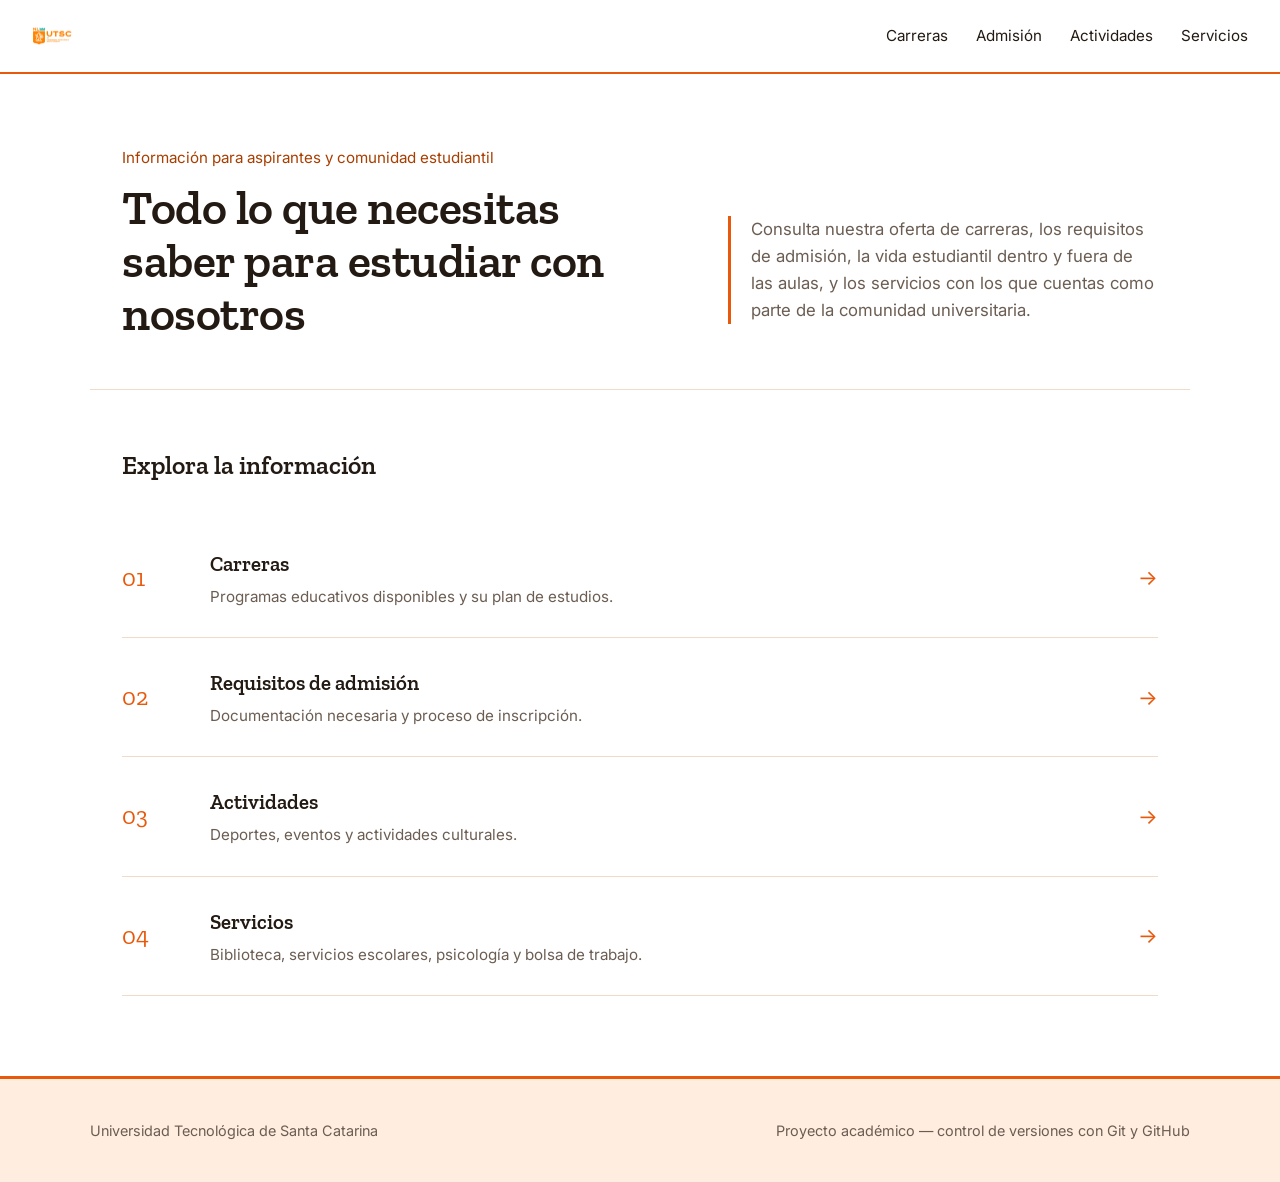
<file: index.html>
<!DOCTYPE html>
<html lang="es">
<head>
  <meta charset="UTF-8">
  <meta name="viewport" content="width=device-width, initial-scale=1.0">
  <title>Universidad Tecnológica de Santa Catarina</title>
  <link rel="stylesheet" href="assets/css/estilos.css">
</head>
<body>

  <nav class="nav">
    <a class="nav-marca" href="index.html">
      <img class="logo" src="assets/img/UTES-01-scaled.png" alt="Logo Universidad Tecnológica de Santa Catarina">
    </a>
    <ul class="nav-links">
      <li><a href="seccion1/index.html">Carreras</a></li>
      <li><a href="seccion2/index.html">Admisión</a></li>
      <li><a href="seccion3/index.html">Actividades</a></li>
      <li><a href="seccion4/index.html">Servicios</a></li>
    </ul>
  </nav>

  <header class="hero">
    <div>
      <p class="hero-eyebrow">Información para aspirantes y comunidad estudiantil</p>
      <h1>Todo lo que necesitas saber para estudiar con nosotros</h1>
    </div>
    <p class="hero-desc">
      Consulta nuestra oferta de carreras, los requisitos de admisión,
      la vida estudiantil dentro y fuera de las aulas, y los servicios
      con los que cuentas como parte de la comunidad universitaria.
    </p>
  </header>

  <main class="secciones">
    <h2>Explora la información</h2>

    <ul class="lista-secciones">

      <li class="item-seccion">
        <a href="seccion1/index.html">
          <span class="item-num">01</span>
          <span class="item-texto">
            <h3>Carreras</h3>
            <p>Programas educativos disponibles y su plan de estudios.</p>
          </span>
          <span class="item-flecha">→</span>
        </a>
      </li>

      <li class="item-seccion">
        <a href="seccion2/index.html">
          <span class="item-num">02</span>
          <span class="item-texto">
            <h3>Requisitos de admisión</h3>
            <p>Documentación necesaria y proceso de inscripción.</p>
          </span>
          <span class="item-flecha">→</span>
        </a>
      </li>

      <li class="item-seccion">
        <a href="seccion3/index.html">
          <span class="item-num">03</span>
          <span class="item-texto">
            <h3>Actividades</h3>
            <p>Deportes, eventos y actividades culturales.</p>
          </span>
          <span class="item-flecha">→</span>
        </a>
      </li>

      <li class="item-seccion">
        <a href="seccion4/index.html">
          <span class="item-num">04</span>
          <span class="item-texto">
            <h3>Servicios</h3>
            <p>Biblioteca, servicios escolares, psicología y bolsa de trabajo.</p>
          </span>
          <span class="item-flecha">→</span>
        </a>
      </li>

    </ul>
  </main>

  <footer class="pie">
    <div class="pie-contenido">
      <span>Universidad Tecnológica de Santa Catarina</span>
      <span>Proyecto académico — control de versiones con Git y GitHub</span>
    </div>
  </footer>

</body>
</html>
</file>
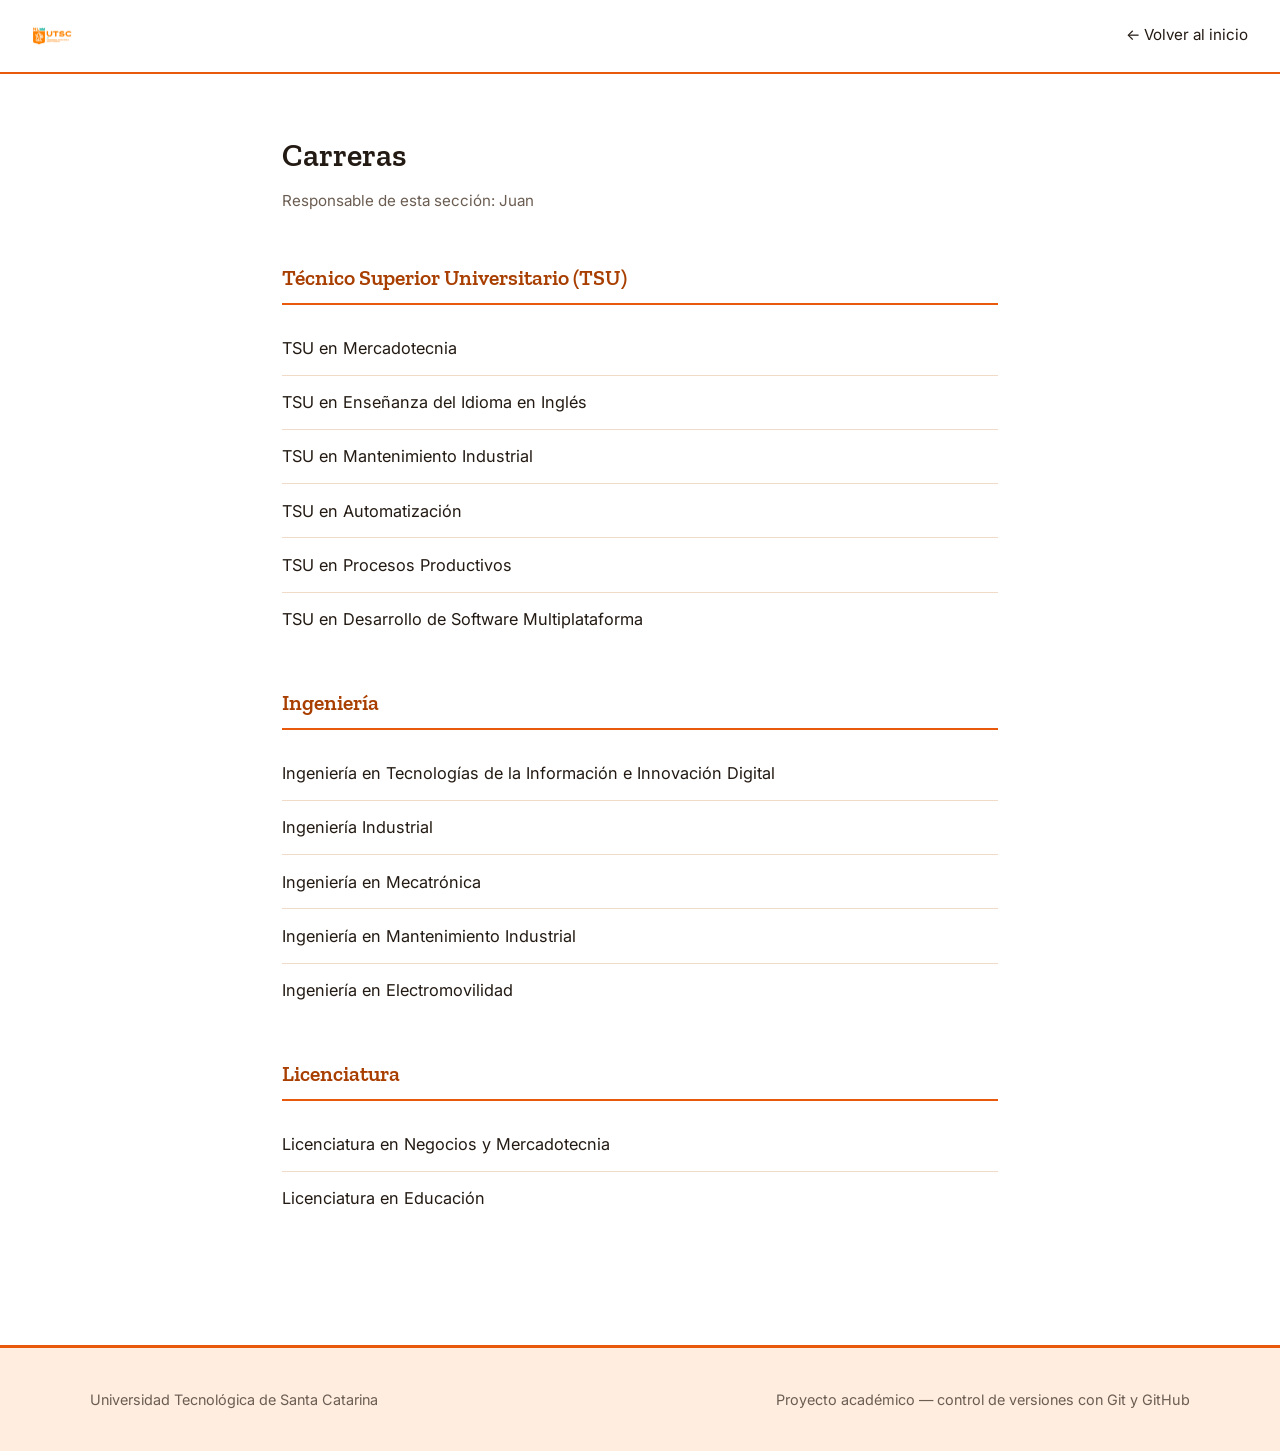
<file: seccion1/index.html>
<!DOCTYPE html>
<html lang="es">
<head>
  <meta charset="UTF-8">
  <meta name="viewport" content="width=device-width, initial-scale=1.0">
  <title>Carreras — Universidad Tecnológica de Santa Catarina</title>
  <link rel="stylesheet" href="../assets/css/estilos.css">
</head>
<body>

  <nav class="nav">
    <a class="nav-marca" href="../index.html">
      <img class="logo" src="../assets/img/UTES-01-scaled.png" alt="Logo Universidad Tecnológica de Santa Catarina">
    </a>
    <a class="volver-inicio" href="../index.html">&larr; Volver al inicio</a>
  </nav>

  <div class="seccion-header">
    <h1>Carreras</h1>
    <p class="responsable">Responsable de esta sección: Juan</p>
  </div>

  <div class="seccion-contenido">

    <div class="grupo-contenido">
      <h2>Técnico Superior Universitario (TSU)</h2>
      <ul class="lista-contenido">
        <li>TSU en Mercadotecnia</li>
        <li>TSU en Enseñanza del Idioma en Inglés</li>
        <li>TSU en Mantenimiento Industrial</li>
        <li>TSU en Automatización</li>
        <li>TSU en Procesos Productivos</li>
        <li>TSU en Desarrollo de Software Multiplataforma</li>
      </ul>
    </div>

    <div class="grupo-contenido">
      <h2>Ingeniería</h2>
      <ul class="lista-contenido">
        <li>Ingeniería en Tecnologías de la Información e Innovación Digital</li>
        <li>Ingeniería Industrial</li>
        <li>Ingeniería en Mecatrónica</li>
        <li>Ingeniería en Mantenimiento Industrial</li>
        <li>Ingeniería en Electromovilidad</li>
      </ul>
    </div>

    <div class="grupo-contenido">
      <h2>Licenciatura</h2>
      <ul class="lista-contenido">
        <li>Licenciatura en Negocios y Mercadotecnia</li>
        <li>Licenciatura en Educación</li>
      </ul>
    </div>

  </div>

  <footer class="pie">
    <div class="pie-contenido">
      <span>Universidad Tecnológica de Santa Catarina</span>
      <span>Proyecto académico — control de versiones con Git y GitHub</span>
    </div>
  </footer>

</body>
</html>
</file>
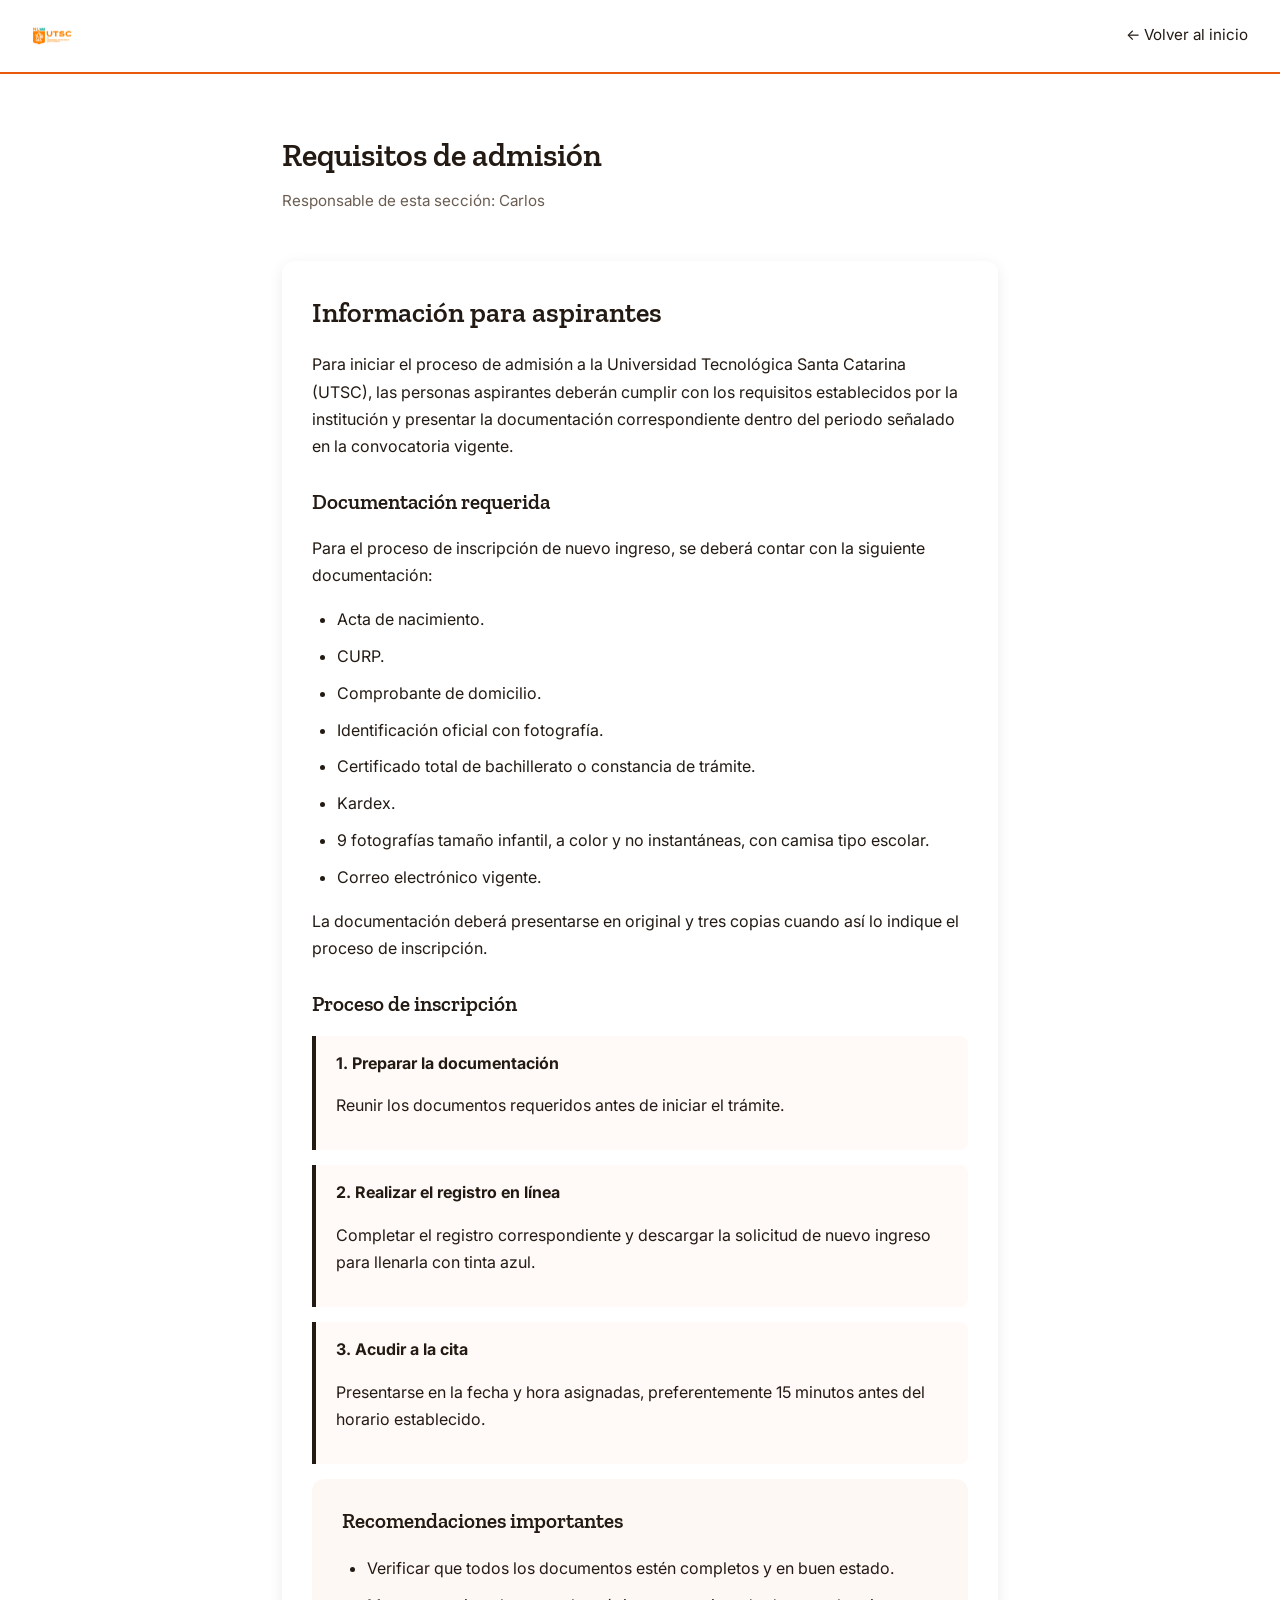
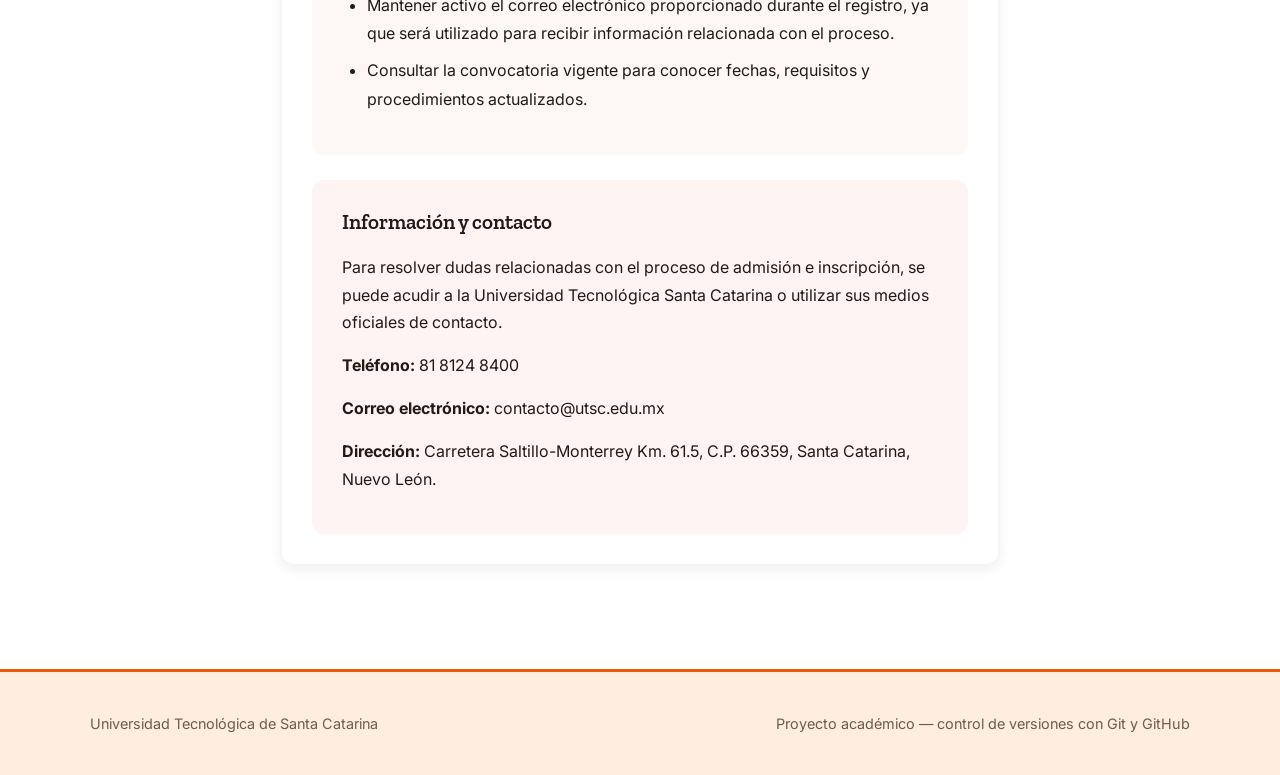
<file: seccion2/index.html>
<!DOCTYPE html>
<html lang="es">
<head>
  <meta charset="UTF-8">
  <meta name="viewport" content="width=device-width, initial-scale=1.0">
  <title>Requisitos de admisión — Universidad Tecnológica de Santa Catarina</title>
  <link rel="stylesheet" href="../assets/css/estilos.css">
  <link rel="stylesheet" href="estilos-seccion2.css">
</head>
<body>

  <nav class="nav">
    <a class="nav-marca" href="../index.html">
      <img class="logo" src="../assets/img/UTES-01-scaled.png" alt="Logo Universidad Tecnológica de Santa Catarina">
    </a>
    <a class="volver-inicio" href="../index.html">&larr; Volver al inicio</a>
  </nav>

  <div class="seccion-header">
    <h1>Requisitos de admisión</h1>
    <p class="responsable">Responsable de esta sección: Carlos</p>
  </div>

  <div class="seccion-contenido">
  <section class="seccion2-bloque">
      <h2>Información para aspirantes</h2>
      <p>
        Para iniciar el proceso de admisión a la Universidad Tecnológica Santa Catarina (UTSC), las personas aspirantes deberán cumplir con los requisitos establecidos por la institución y presentar la documentación correspondiente dentro del periodo señalado en la convocatoria vigente.
      </p>
      <h3>Documentación requerida</h3>
      <p>
        Para el proceso de inscripción de nuevo ingreso, se deberá contar con la siguiente documentación:
      </p>
      <ul>
        <li>Acta de nacimiento.</li>
        <li>CURP.</li> 
        <li>Comprobante de domicilio.</li> 
        <li>Identificación oficial con fotografía.</li> 
        <li>Certificado total de bachillerato o constancia de trámite.</li> 
        <li>Kardex.</li> 
        <li>9 fotografías tamaño infantil, a color y no instantáneas, con camisa tipo escolar.</li> 
        <li>Correo electrónico vigente.</li>
      </ul>
      <p>
        La documentación deberá presentarse en original y tres copias cuando así lo indique el proceso de inscripción.
      </p>
      <h3>Proceso de inscripción</h3>
      <div class="seccion2-paso">
  <strong>1. Preparar la documentación</strong>
  <p>
    Reunir los documentos requeridos antes de iniciar el trámite.
  </p>
</div>

<div class="seccion2-paso">
  <strong>2. Realizar el registro en línea</strong>
  <p>
    Completar el registro correspondiente y descargar la solicitud de nuevo
    ingreso para llenarla con tinta azul.
  </p>
</div>

<div class="seccion2-paso">
  <strong>3. Acudir a la cita</strong>
  <p>
    Presentarse en la fecha y hora asignadas, preferentemente 15 minutos antes
    del horario establecido.
  </p>
</div>

<div class="seccion2-recomendaciones">
      <h3>Recomendaciones importantes</h3>
      <ul>
        <li>
          Verificar que todos los documentos estén completos y en buen estado.
        </li>
       <li>
        Mantener activo el correo electrónico proporcionado durante el registro, ya que será utilizado para recibir información relacionada con el proceso.
       </li> 
       <li>
        Consultar la convocatoria vigente para conocer fechas, requisitos y procedimientos actualizados.
       </li>
      </ul>
</div>
      <div class="seccion2-contacto">
        <h3>Información y contacto</h3>
        <p>
          Para resolver dudas relacionadas con el proceso de admisión e inscripción, se puede acudir a la Universidad Tecnológica Santa Catarina o utilizar sus medios oficiales de contacto.
        </p>
        <p>
          <strong>Teléfono:</strong> 81 8124 8400
        </p>
        <p>
          <strong>Correo electrónico:</strong> contacto@utsc.edu.mx
        </p>
        <p>
          <strong>Dirección:</strong> Carretera Saltillo-Monterrey Km. 61.5, C.P. 66359, Santa Catarina, Nuevo León.
        </p>
      </div>
    </section>
   
  </div>

  <footer class="pie">
    <div class="pie-contenido">
      <span>Universidad Tecnológica de Santa Catarina</span>
      <span>Proyecto académico — control de versiones con Git y GitHub</span>
    </div>
  </footer>

</body>
</html>
</file>
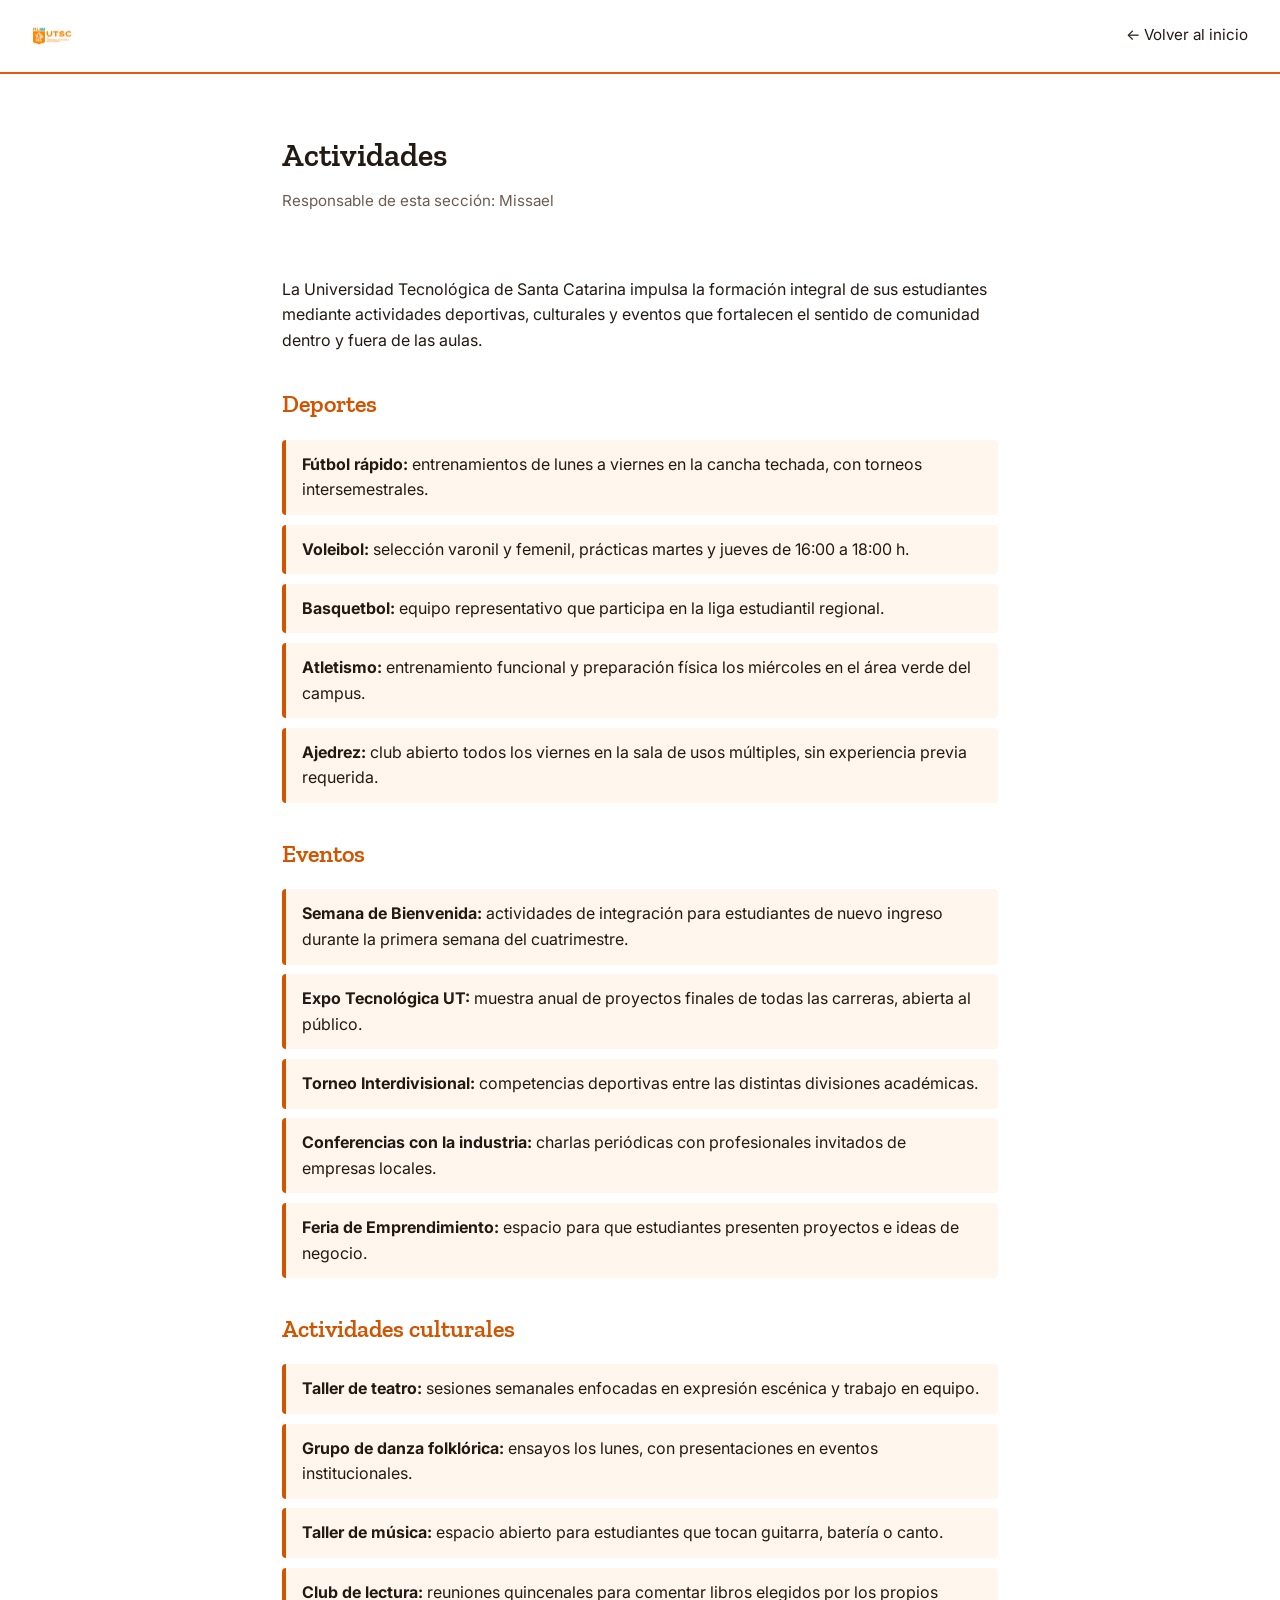
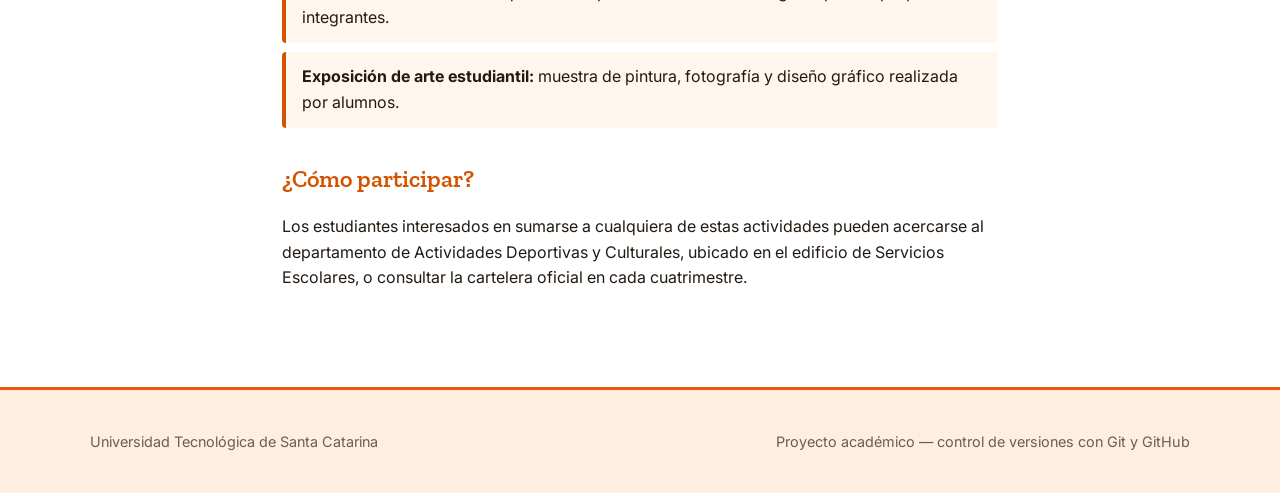
<file: seccion3/index.html>
<!DOCTYPE html>
<html lang="es">
<head>
  <meta charset="UTF-8">
  <meta name="viewport" content="width=device-width, initial-scale=1.0">
  <title>Actividades — Universidad Tecnológica de Santa Catarina</title>
  <link rel="stylesheet" href="../assets/css/estilos.css">
  <style>
    .seccion-contenido h2 {
      color: #d35400;
      margin-top: 2rem;
    }
    .actividad-lista {
      list-style: none;
      padding: 0;
    }
    .actividad-lista li {
      background: #fff6ee;
      border-left: 4px solid #d35400;
      padding: 0.75rem 1rem;
      margin-bottom: 0.6rem;
      border-radius: 4px;
    }
  </style>
</head>
<body>

  <nav class="nav">
    <a class="nav-marca" href="../index.html">
      <img class="logo" src="../assets/img/UTES-01-scaled.png" alt="Logo Universidad Tecnológica de Santa Catarina">
    </a>
    <a class="volver-inicio" href="../index.html">&larr; Volver al inicio</a>
  </nav>

  <div class="seccion-header">
    <h1>Actividades</h1>
    <p class="responsable">Responsable de esta sección: Missael</p>
  </div>

  <div class="seccion-contenido">

    <p>
      La Universidad Tecnológica de Santa Catarina impulsa la formación integral de sus
      estudiantes mediante actividades deportivas, culturales y eventos que fortalecen
      el sentido de comunidad dentro y fuera de las aulas.
    </p>

    <h2>Deportes</h2>
    <ul class="actividad-lista">
      <li><strong>Fútbol rápido:</strong> entrenamientos de lunes a viernes en la cancha techada, con torneos intersemestrales.</li>
      <li><strong>Voleibol:</strong> selección varonil y femenil, prácticas martes y jueves de 16:00 a 18:00 h.</li>
      <li><strong>Basquetbol:</strong> equipo representativo que participa en la liga estudiantil regional.</li>
      <li><strong>Atletismo:</strong> entrenamiento funcional y preparación física los miércoles en el área verde del campus.</li>
      <li><strong>Ajedrez:</strong> club abierto todos los viernes en la sala de usos múltiples, sin experiencia previa requerida.</li>
    </ul>

    <h2>Eventos</h2>
    <ul class="actividad-lista">
      <li><strong>Semana de Bienvenida:</strong> actividades de integración para estudiantes de nuevo ingreso durante la primera semana del cuatrimestre.</li>
      <li><strong>Expo Tecnológica UT:</strong> muestra anual de proyectos finales de todas las carreras, abierta al público.</li>
      <li><strong>Torneo Interdivisional:</strong> competencias deportivas entre las distintas divisiones académicas.</li>
      <li><strong>Conferencias con la industria:</strong> charlas periódicas con profesionales invitados de empresas locales.</li>
      <li><strong>Feria de Emprendimiento:</strong> espacio para que estudiantes presenten proyectos e ideas de negocio.</li>
    </ul>

    <h2>Actividades culturales</h2>
    <ul class="actividad-lista">
      <li><strong>Taller de teatro:</strong> sesiones semanales enfocadas en expresión escénica y trabajo en equipo.</li>
      <li><strong>Grupo de danza folklórica:</strong> ensayos los lunes, con presentaciones en eventos institucionales.</li>
      <li><strong>Taller de música:</strong> espacio abierto para estudiantes que tocan guitarra, batería o canto.</li>
      <li><strong>Club de lectura:</strong> reuniones quincenales para comentar libros elegidos por los propios integrantes.</li>
      <li><strong>Exposición de arte estudiantil:</strong> muestra de pintura, fotografía y diseño gráfico realizada por alumnos.</li>
    </ul>

    <h2>¿Cómo participar?</h2>
    <p>
      Los estudiantes interesados en sumarse a cualquiera de estas actividades pueden
      acercarse al departamento de Actividades Deportivas y Culturales, ubicado en el
      edificio de Servicios Escolares, o consultar la cartelera oficial en cada cuatrimestre.
    </p>

  </div>

  <footer class="pie">
    <div class="pie-contenido">
      <span>Universidad Tecnológica de Santa Catarina</span>
      <span>Proyecto académico — control de versiones con Git y GitHub</span>
    </div>
  </footer>

</body>
</html>
</file>
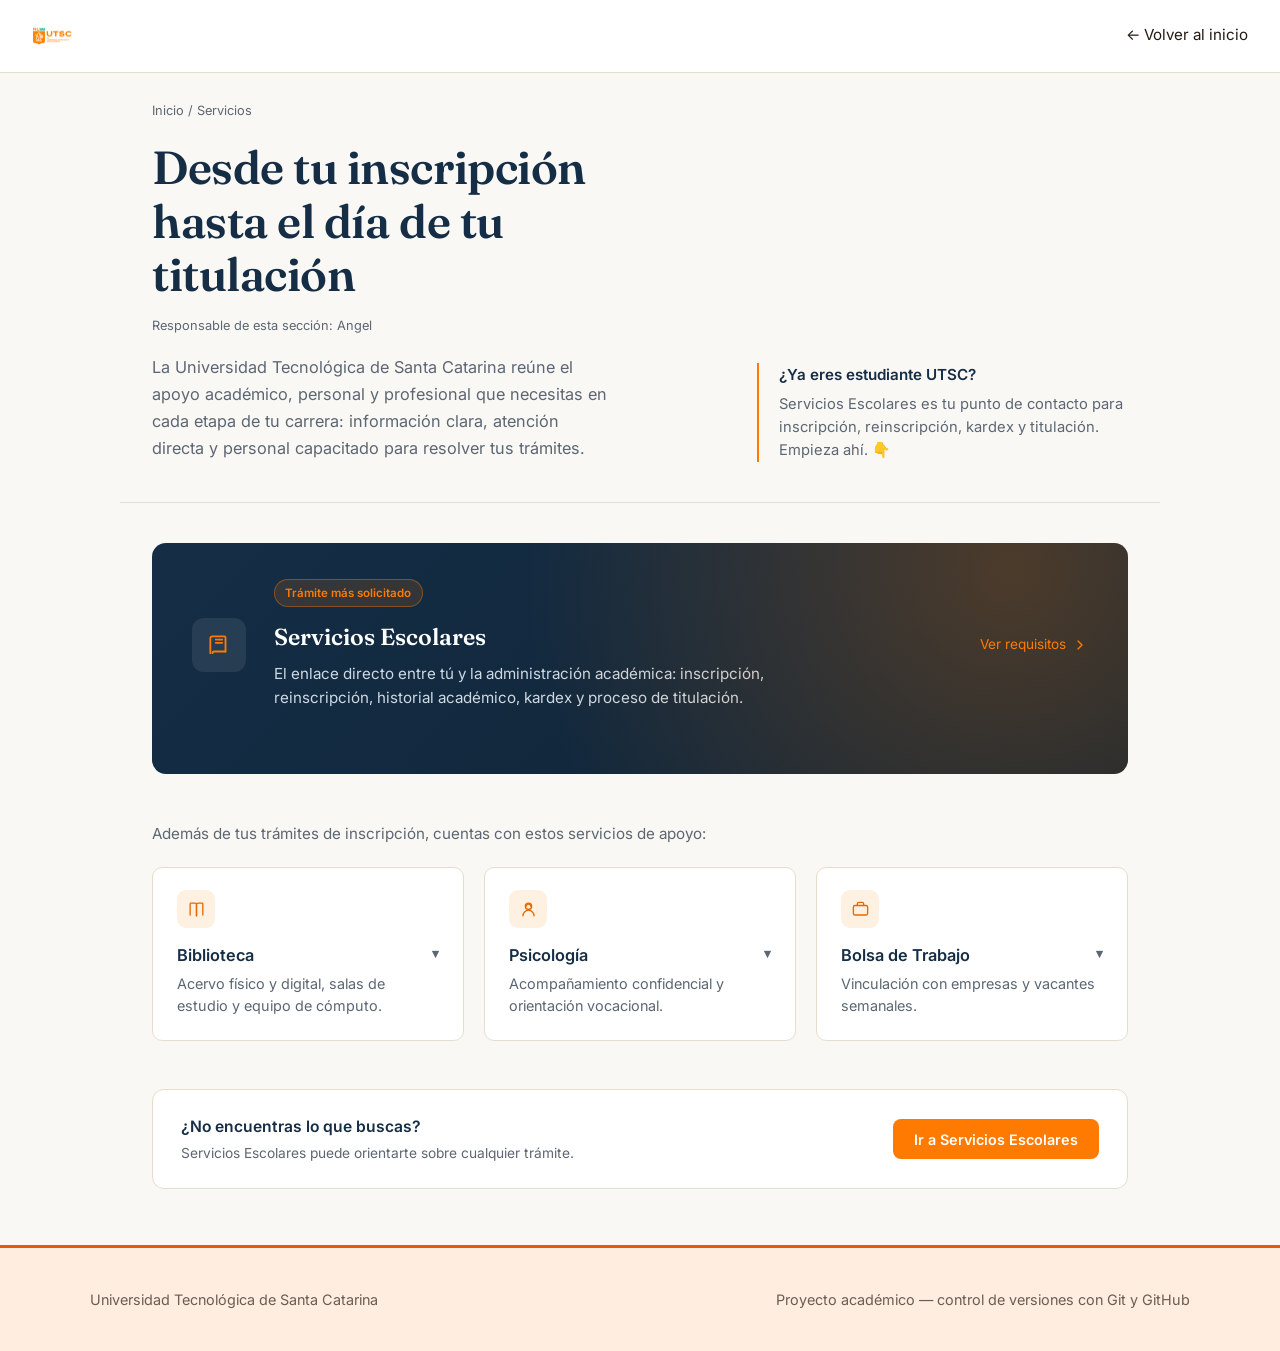
<file: seccion4/index.html>
<!DOCTYPE html>
<html lang="es">
<head>
  <meta charset="UTF-8">
  <meta name="viewport" content="width=device-width, initial-scale=1.0">
  <title>Servicios — Universidad Tecnológica de Santa Catarina</title>
  <link rel="stylesheet" href="../assets/css/estilos.css">
  <link rel="preconnect" href="https://fonts.googleapis.com">
  <link rel="preconnect" href="https://fonts.gstatic.com" crossorigin>
  <link href="https://fonts.googleapis.com/css2?family=Fraunces:opsz,wght@9..144,500;9..144,600&family=Inter:wght@400;500;600&display=swap" rel="stylesheet">

  <!-- Estilos específicos de la sección "Servicios".
       No se tocó assets/css/estilos.css, todo va aquí adentro. -->
  <style>
    :root{
      --navy:#152e46;
      --navy-2:#0e2334;
      --orange:#ff7a00;
      --orange-dark:#e56a00;
      --ink:#232323;
      --slate:#5c6773;
      --bg:#faf8f5;
      --line:#e7ddcd;
      --card:#ffffff;
    }

    /* ---- reset de espaciados heredados de estilos.css para esta sección ---- */
    body{ background:var(--bg); }
    .nav{ padding:1rem 2rem; border-bottom:1px solid var(--line); }
    .seccion-header{ padding:0; margin:0; }
    .seccion-contenido{ padding:0; }

    .breadcrumb{
      max-width:1040px;
      margin:1.75rem auto 0;
      padding:0 2rem;
      font-family:'Inter', sans-serif;
      font-size:.8rem;
      color:var(--slate);
    }
    .breadcrumb a{ color:var(--slate); text-decoration:none; }
    .breadcrumb a:hover{ color:var(--orange-dark); }

    /* ---------------- HERO ---------------- */
    .hero{
      max-width:1040px;
      margin:0 auto;
      padding:1.25rem 2rem 2.5rem;
      display:grid;
      grid-template-columns:1.5fr 1fr;
      gap:3rem;
      align-items:end;
      border-bottom:1px solid var(--line);
    }
    .hero h1{
      font-family:'Fraunces', serif;
      font-weight:600;
      font-size:clamp(2.1rem, 4vw, 2.9rem);
      line-height:1.15;
      color:var(--navy);
      margin:0 0 .9rem;
      letter-spacing:-0.01em;
    }
    .hero .responsable{
      font-family:'Inter', sans-serif;
      font-size:.8rem;
      color:var(--slate);
      margin:0 0 1.1rem;
    }
    .hero-copy p{
      font-family:'Inter', sans-serif;
      color:var(--slate);
      font-size:1.02rem;
      line-height:1.65;
      max-width:46ch;
      margin:0;
    }
    .hero-aside{
      font-family:'Inter', sans-serif;
      border-left:2px solid var(--orange);
      padding-left:1.25rem;
    }
    .hero-aside .kicker{
      font-size:.95rem;
      color:var(--navy);
      font-weight:600;
      margin:0 0 .4rem;
    }
    .hero-aside p{
      font-size:.92rem;
      color:var(--slate);
      line-height:1.55;
      margin:0;
    }

    /* ---------------- FEATURED SERVICE ---------------- */
    .destacado{
      max-width:1040px;
      margin:2.5rem auto 0;
      padding:0 2rem;
    }
    .destacado-card{
      background:linear-gradient(135deg, var(--navy) 0%, var(--navy-2) 100%);
      border-radius:14px;
      padding:2.25rem 2.5rem;
      color:#fff;
      display:grid;
      grid-template-columns:auto 1fr auto;
      gap:1.75rem;
      align-items:center;
      cursor:pointer;
      position:relative;
      overflow:hidden;
    }
    .destacado-card::after{
      content:"";
      position:absolute; inset:0;
      background:radial-gradient(circle at 88% 12%, rgba(255,122,0,.25), transparent 55%);
      pointer-events:none;
    }
    .destacado-tag{
      font-family:'Inter', sans-serif;
      font-size:.72rem;
      font-weight:600;
      color:var(--orange);
      background:rgba(255,122,0,.14);
      border:1px solid rgba(255,122,0,.4);
      border-radius:20px;
      padding:.25rem .65rem;
      width:fit-content;
      margin-bottom:.7rem;
    }
    .destacado-icono{
      width:54px; height:54px;
      border-radius:12px;
      background:rgba(255,255,255,.08);
      display:flex; align-items:center; justify-content:center;
      flex-shrink:0;
    }
    .destacado-icono svg{ width:26px; height:26px; stroke:var(--orange); }
    .destacado-texto h2{
      font-family:'Fraunces', serif;
      font-weight:600;
      font-size:1.45rem;
      margin:0 0 .4rem;
    }
    .destacado-texto p.resumen{
      font-family:'Inter', sans-serif;
      font-size:.95rem;
      color:#cfd9e3;
      margin:0;
      max-width:52ch;
    }
    .destacado-flecha{
      font-family:'Inter', sans-serif;
      font-size:.85rem;
      color:var(--orange);
      display:flex; align-items:center; gap:.35rem;
      white-space:nowrap;
    }
    .destacado-flecha svg{
      width:16px; height:16px; stroke:var(--orange);
      transition:transform .25s ease;
    }
    .destacado-card.abierta .destacado-flecha svg{ transform:rotate(90deg); }

    .destacado-detalle{
      grid-column:1 / -1;
      max-height:0;
      opacity:0;
      overflow:hidden;
      transition:max-height .4s ease, opacity .4s ease, margin-top .4s ease;
    }
    .destacado-card.abierta .destacado-detalle{
      max-height:300px;
      opacity:1;
      margin-top:.25rem;
    }
    .destacado-detalle-inner{
      border-top:1px solid rgba(255,255,255,.15);
      padding-top:1.1rem;
      display:grid;
      grid-template-columns:1fr 1fr;
      gap:1.5rem;
    }
    .destacado-detalle-inner ul{
      font-family:'Inter', sans-serif;
      font-size:.88rem;
      color:#dce4ec;
      line-height:1.9;
      margin:0; padding-left:1.1rem;
    }
    .destacado-horario{
      font-family:'Inter', sans-serif;
      font-size:.85rem;
      color:var(--orange);
      font-weight:600;
      align-self:start;
    }

    /* ---------------- GRID SECUNDARIO ---------------- */
    .servicios-intro-sub{
      max-width:1040px;
      margin:3rem auto .1rem;
      padding:0 2rem;
      font-family:'Inter', sans-serif;
      font-size:.95rem;
      color:var(--slate);
    }

    .servicios-grid{
      max-width:1040px;
      margin:1.25rem auto 0;
      padding:0 2rem 3rem;
      display:grid;
      grid-template-columns:repeat(auto-fit, minmax(230px, 1fr));
      gap:1.25rem;
    }

    .servicio-card{
      background:var(--card);
      border:1px solid var(--line);
      border-radius:10px;
      padding:1.4rem 1.5rem;
      cursor:pointer;
      transition:border-color .2s ease, box-shadow .2s ease, transform .2s ease;
    }
    .servicio-card:hover{
      border-color:var(--orange);
      box-shadow:0 8px 20px rgba(21,46,70,.08);
      transform:translateY(-2px);
    }
    .servicio-card .icono-badge{
      width:38px; height:38px;
      border-radius:9px;
      background:#fff1e2;
      display:flex; align-items:center; justify-content:center;
      margin-bottom:.85rem;
    }
    .servicio-card .icono-badge svg{ width:19px; height:19px; stroke:var(--orange-dark); }

    .servicio-card h3{
      font-family:'Inter', sans-serif;
      font-weight:600;
      color:var(--navy);
      margin:0 0 .35rem;
      font-size:1.02rem;
      display:flex;
      justify-content:space-between;
      align-items:center;
    }
    .servicio-card .flecha{
      font-size:.8rem;
      color:var(--slate);
      transition:transform .3s ease;
    }
    .servicio-card.abierta .flecha{ transform:rotate(180deg); }

    .servicio-card p.resumen{
      font-family:'Inter', sans-serif;
      margin:0;
      color:var(--slate);
      font-size:.9rem;
      line-height:1.5;
    }

    .servicio-card .detalle{
      max-height:0;
      overflow:hidden;
      opacity:0;
      transition:max-height .35s ease, opacity .35s ease, margin-top .35s ease;
      margin-top:0;
      border-top:1px dashed var(--line);
    }
    .servicio-card.abierta .detalle{
      max-height:220px;
      opacity:1;
      margin-top:.75rem;
      padding-top:.75rem;
    }
    .servicio-card .detalle p{
      font-family:'Inter', sans-serif;
      font-size:.87rem;
      color:var(--ink);
      line-height:1.55;
      margin:0;
    }
    .servicio-card .horario{
      display:block;
      margin-top:.6rem;
      font-family:'Inter', sans-serif;
      font-size:.8rem;
      color:var(--orange-dark);
      font-weight:600;
    }

    /* ---------------- CTA / footer contacto ---------------- */
    .cta-contacto{
      max-width:1040px;
      margin:0 auto 3.5rem;
      padding:0 2rem;
    }
    .cta-contacto-inner{
      border:1px solid var(--line);
      border-radius:12px;
      padding:1.5rem 1.75rem;
      display:flex;
      align-items:center;
      justify-content:space-between;
      gap:1.5rem;
      flex-wrap:wrap;
      background:#fff;
    }
    .cta-contacto-inner p{
      font-family:'Inter', sans-serif;
      color:var(--navy);
      font-weight:600;
      font-size:.98rem;
      margin:0;
    }
    .cta-contacto-inner span{
      display:block;
      font-weight:400;
      color:var(--slate);
      font-size:.86rem;
      margin-top:.2rem;
    }
    .btn-primario{
      font-family:'Inter', sans-serif;
      font-weight:600;
      font-size:.9rem;
      color:#fff;
      background:var(--orange);
      border:none;
      border-radius:8px;
      padding:.7rem 1.3rem;
      cursor:pointer;
      transition:background .2s ease;
      white-space:nowrap;
    }
    .btn-primario:hover{ background:var(--orange-dark); }

    @media (max-width:760px){
      .hero{ grid-template-columns:1fr; gap:1.25rem; }
      .hero-aside{ border-left:none; border-top:2px solid var(--orange); padding-left:0; padding-top:1rem; }
      .destacado-card{ grid-template-columns:1fr; padding:1.5rem; }
      .destacado-flecha{ display:none; }
      .destacado-detalle-inner{ grid-template-columns:1fr; }
    }
  </style>
</head>
<body>

  <nav class="nav">
    <a class="nav-marca" href="../index.html">
      <img class="logo" src="../assets/img/UTES-01-scaled.png" alt="Logo Universidad Tecnológica de Santa Catarina">
    </a>
    <a class="volver-inicio" href="../index.html">&larr; Volver al inicio</a>
  </nav>

  <p class="breadcrumb"><a href="../index.html">Inicio</a> / Servicios</p>

  <div class="hero">
    <div>
      <h1>Desde tu inscripción hasta el día de tu titulación</h1>
      <p class="responsable">Responsable de esta sección: Angel</p>
      <div class="hero-copy">
        <p>
          La Universidad Tecnológica de Santa Catarina reúne el apoyo académico,
          personal y profesional que necesitas en cada etapa de tu carrera:
          información clara, atención directa y personal capacitado para
          resolver tus trámites.
        </p>
      </div>
    </div>
    <div class="hero-aside">
      <p class="kicker">¿Ya eres estudiante UTSC?</p>
      <p>Servicios Escolares es tu punto de contacto para inscripción, reinscripción, kardex y titulación. Empieza ahí. 👇</p>
    </div>
  </div>

  <div class="destacado">
    <div class="destacado-card" id="tarjeta-escolares">
      <div class="destacado-icono">
        <svg viewBox="0 0 24 24" fill="none" stroke-width="1.7" stroke-linecap="round" stroke-linejoin="round">
          <path d="M4 19.5V6a2 2 0 0 1 2-2h11a1 1 0 0 1 1 1v13"/>
          <path d="M6 19.5A1.5 1.5 0 0 1 7.5 18H18"/>
          <path d="M9 7h6M9 10h6"/>
        </svg>
      </div>
      <div class="destacado-texto">
        <div class="destacado-tag">Trámite más solicitado</div>
        <h2>Servicios Escolares</h2>
        <p class="resumen">
          El enlace directo entre tú y la administración académica: inscripción,
          reinscripción, historial académico, kardex y proceso de titulación.
        </p>
      </div>
      <div class="destacado-flecha">
        Ver requisitos
        <svg viewBox="0 0 24 24" fill="none" stroke-width="2" stroke-linecap="round" stroke-linejoin="round"><path d="M9 6l6 6-6 6"/></svg>
      </div>

      <div class="destacado-detalle">
        <div class="destacado-detalle-inner">
          <ul>
            <li>Inscripción y reinscripción de alumnos</li>
            <li>Constancias e historial académico</li>
            <li>Kardex y trámites de titulación</li>
          </ul>
          <div class="destacado-horario">🕐 Lunes a viernes: 8:00 a.m. — 4:00 p.m.</div>
        </div>
      </div>
    </div>
  </div>

  <p class="servicios-intro-sub">Además de tus trámites de inscripción, cuentas con estos servicios de apoyo:</p>

  <div class="servicios-grid" id="grid-servicios">

    <div class="servicio-card">
      <div class="icono-badge">
        <svg viewBox="0 0 24 24" fill="none" stroke-width="1.7" stroke-linecap="round" stroke-linejoin="round">
          <path d="M4 19V5a1 1 0 0 1 1-1h5a2 2 0 0 1 2 2v14"/>
          <path d="M20 19V5a1 1 0 0 0-1-1h-5a2 2 0 0 0-2 2v14"/>
        </svg>
      </div>
      <h3><span>Biblioteca</span><span class="flecha">▾</span></h3>
      <p class="resumen">Acervo físico y digital, salas de estudio y equipo de cómputo.</p>
      <div class="detalle">
        <p>
          Préstamo de libros a domicilio, salas grupales e individuales para
          estudiar, y acceso a bases de datos digitales para investigación.
        </p>
        <span class="horario">🕐 Lunes a viernes: 7:00 a.m. — 8:00 p.m.</span>
      </div>
    </div>

    <div class="servicio-card">
      <div class="icono-badge">
        <svg viewBox="0 0 24 24" fill="none" stroke-width="1.7" stroke-linecap="round" stroke-linejoin="round">
          <circle cx="12" cy="8" r="4"/>
          <path d="M5 20c0-3.9 3.1-7 7-7s7 3.1 7 7"/>
          <path d="M9 8a3 3 0 0 1 6 0"/>
        </svg>
      </div>
      <h3><span>Psicología</span><span class="flecha">▾</span></h3>
      <p class="resumen">Acompañamiento confidencial y orientación vocacional.</p>
      <div class="detalle">
        <p>
          Atención psicológica confidencial, orientación vocacional y
          talleres para manejo del estrés, sobre todo en periodo de exámenes.
        </p>
        <span class="horario">🕐 Lunes a viernes: 9:00 a.m. — 3:00 p.m.</span>
      </div>
    </div>

    <div class="servicio-card">
      <div class="icono-badge">
        <svg viewBox="0 0 24 24" fill="none" stroke-width="1.7" stroke-linecap="round" stroke-linejoin="round">
          <rect x="3" y="7" width="18" height="12" rx="2"/>
          <path d="M8 7V5a2 2 0 0 1 2-2h4a2 2 0 0 1 2 2v2"/>
        </svg>
      </div>
      <h3><span>Bolsa de Trabajo</span><span class="flecha">▾</span></h3>
      <p class="resumen">Vinculación con empresas y vacantes semanales.</p>
      <div class="detalle">
        <p>
          Conecta a los estudiantes con empresas para prácticas
          profesionales, servicio social y contratación de egresados.
        </p>
        <span class="horario">🕐 Publicación de vacantes: todos los lunes</span>
      </div>
    </div>

  </div>

  <div class="cta-contacto">
    <div class="cta-contacto-inner">
      <p>¿No encuentras lo que buscas?<span>Servicios Escolares puede orientarte sobre cualquier trámite.</span></p>
      <button class="btn-primario" id="btn-ir-escolares" type="button">Ir a Servicios Escolares</button>
    </div>
  </div>

  <footer class="pie">
    <div class="pie-contenido">
      <span>Universidad Tecnológica de Santa Catarina</span>
      <span>Proyecto académico — control de versiones con Git y GitHub</span>
    </div>
  </footer>

  <script>
    (function () {
      const destacada = document.getElementById('tarjeta-escolares');
      destacada.addEventListener('click', function () {
        destacada.classList.toggle('abierta');
      });

      const tarjetas = document.querySelectorAll('#grid-servicios .servicio-card');
      tarjetas.forEach(function (tarjeta) {
        tarjeta.addEventListener('click', function () {
          tarjeta.classList.toggle('abierta');
        });
      });

      document.getElementById('btn-ir-escolares').addEventListener('click', function () {
        destacada.classList.add('abierta');
        destacada.scrollIntoView({ behavior: 'smooth', block: 'center' });
      });
    })();
  </script>

</body>
</html>
</file>
<file: assets/css/estilos.css>
/* ============================================
   Tema institucional — Naranja y blanco
   ============================================ */

@import url('https://fonts.googleapis.com/css2?family=Zilla+Slab:wght@400;500;600;700&family=Inter:wght@400;500;600&display=swap');

:root {
  --naranja: #E8590C;
  --naranja-oscuro: #A83E00;
  --naranja-suave: #FFEDE0;
  --blanco: #FFFFFF;
  --tinta: #231A13;
  --gris: #6B5D52;
  --borde: #F0DAC8;
}

* {
  box-sizing: border-box;
}

body {
  margin: 0;
  font-family: 'Inter', 'Helvetica Neue', Arial, sans-serif;
  background: var(--blanco);
  color: var(--tinta);
  line-height: 1.6;
}

h1, h2, h3 {
  font-family: 'Zilla Slab', Georgia, serif;
  font-weight: 600;
  margin: 0;
}

a {
  color: var(--naranja-oscuro);
}

/* ---------- Navegación ---------- */

.nav {
  position: sticky;
  top: 0;
  z-index: 10;
  display: flex;
  align-items: center;
  justify-content: space-between;
  gap: 1rem;
  padding: 1rem 2rem;
  background: var(--blanco);
  border-bottom: 2px solid var(--naranja);
}

.nav-marca {
  display: flex;
  align-items: center;
  gap: 0.75rem;
  text-decoration: none;
  color: var(--tinta);
}

.nav-monograma {
  display: flex;
  align-items: center;
  justify-content: center;
  width: 2.5rem;
  height: 2.5rem;
  border-radius: 50%;
  background: var(--naranja);
  color: var(--blanco);
  font-family: 'Zilla Slab', Georgia, serif;
  font-weight: 700;
  font-size: 1.1rem;
  flex-shrink: 0;
}

.nav-marca img.logo {
  width: 2.5rem;
  height: 2.5rem;
  object-fit: contain;
}

.nav-nombre {
  font-family: 'Zilla Slab', Georgia, serif;
  font-weight: 600;
  font-size: 1.05rem;
  line-height: 1.2;
}

.nav-links {
  display: flex;
  gap: 1.75rem;
  list-style: none;
  margin: 0;
  padding: 0;
  font-size: 0.95rem;
}

.nav-links a {
  text-decoration: none;
  color: var(--tinta);
  border-bottom: 2px solid transparent;
  padding-bottom: 0.2rem;
}

.nav-links a:hover,
.nav-links a:focus-visible {
  border-bottom-color: var(--naranja);
}

.volver-inicio {
  display: inline-flex;
  align-items: center;
  gap: 0.4rem;
  font-size: 0.95rem;
  text-decoration: none;
  color: var(--tinta);
  border-bottom: 2px solid transparent;
}

.volver-inicio:hover,
.volver-inicio:focus-visible {
  border-bottom-color: var(--naranja);
}

/* ---------- Hero (index) ---------- */

.hero {
  max-width: 1100px;
  margin: 0 auto;
  padding: 4.5rem 2rem 3rem;
  display: grid;
  grid-template-columns: 1.3fr 1fr;
  gap: 3rem;
  align-items: end;
}

.hero-eyebrow {
  font-size: 0.95rem;
  color: var(--naranja-oscuro);
  margin: 0 0 0.75rem;
}

.hero h1 {
  font-size: 3rem;
  line-height: 1.1;
  letter-spacing: -0.01em;
}

.hero-desc {
  max-width: 46ch;
  color: var(--gris);
  font-size: 1.05rem;
  border-left: 3px solid var(--naranja);
  padding-left: 1.25rem;
}

/* ---------- Listado de secciones (index) ---------- */

.secciones {
  max-width: 1100px;
  margin: 0 auto;
  padding: 1rem 2rem 5rem;
  border-top: 1px solid var(--borde);
}

.secciones h2 {
  font-size: 1.6rem;
  padding-top: 2.5rem;
  margin-bottom: 2rem;
}

.lista-secciones {
  list-style: none;
  margin: 0;
  padding: 0;
}

.item-seccion {
  border-bottom: 1px solid var(--borde);
}

.item-seccion a {
  display: grid;
  grid-template-columns: 4rem 1fr auto;
  align-items: center;
  gap: 1.5rem;
  padding: 1.75rem 0;
  text-decoration: none;
  color: var(--tinta);
}

.item-num {
  font-family: 'Zilla Slab', Georgia, serif;
  font-size: 1.5rem;
  color: var(--naranja);
}

.item-texto h3 {
  font-size: 1.3rem;
  margin-bottom: 0.3rem;
}

.item-texto p {
  margin: 0;
  color: var(--gris);
  font-size: 0.95rem;
}

.item-flecha {
  font-size: 1.3rem;
  color: var(--naranja);
  transition: transform 0.15s ease;
}

.item-seccion a:hover .item-flecha,
.item-seccion a:focus-visible .item-flecha {
  transform: translateX(4px);
}

/* ---------- Pie de página ---------- */

.pie {
  padding: 2.5rem 2rem;
  border-top: 3px solid var(--naranja);
  background: var(--naranja-suave);
}

.pie-contenido {
  max-width: 1100px;
  margin: 0 auto;
  display: flex;
  justify-content: space-between;
  align-items: center;
  flex-wrap: wrap;
  gap: 1rem;
  font-size: 0.9rem;
  color: var(--gris);
}

/* ---------- Páginas de sección ---------- */

.seccion-header {
  max-width: 780px;
  margin: 0 auto;
  padding: 3.5rem 2rem 2rem;
}

.seccion-header p.responsable {
  color: var(--gris);
  font-size: 0.95rem;
  margin-top: 0.5rem;
}

.seccion-contenido {
  max-width: 780px;
  margin: 0 auto;
  padding: 0 2rem 5rem;
}

.placeholder-nota {
  border: 1px dashed var(--naranja);
  background: var(--naranja-suave);
  border-radius: 6px;
  padding: 1.25rem 1.5rem;
  color: var(--naranja-oscuro);
  font-size: 0.95rem;
}

/* ---------- Listas de contenido dentro de una sección ---------- */

.grupo-contenido {
  margin-bottom: 2.5rem;
}

.grupo-contenido h2 {
  font-size: 1.35rem;
  color: var(--naranja-oscuro);
  margin-bottom: 1rem;
  padding-bottom: 0.5rem;
  border-bottom: 2px solid var(--naranja);
}

.lista-contenido {
  list-style: none;
  margin: 0;
  padding: 0;
}

.lista-contenido li {
  padding: 0.85rem 0;
  border-bottom: 1px solid var(--borde);
  font-size: 1.02rem;
}

.lista-contenido li:last-child {
  border-bottom: none;
}

@media (max-width: 700px) {
  .nav {
    flex-wrap: wrap;
  }
  .nav-links {
    gap: 1.1rem;
    flex-wrap: wrap;
  }
  .hero {
    grid-template-columns: 1fr;
    padding-top: 3rem;
  }
  .hero h1 {
    font-size: 2.2rem;
  }
  .item-seccion a {
    grid-template-columns: 2.5rem 1fr;
  }
  .item-flecha {
    display: none;
  }
}
</file>
<file: seccion2/estilos-seccion2.css>
.seccion2-contenido {
  max-width: 1000px;
  margin: 40px auto;
  padding: 0 25px;
}

.seccion2-bloque {
  background: #ffffff;
  border-radius: 12px;
  padding: 30px;
  margin-bottom: 25px;
  box-shadow: 0 4px 15px rgba(0, 0, 0, 0.08);
}

.seccion2-bloque h2 {
  margin-top: 0;
  margin-bottom: 15px;
  font-size: 28px;
}

.seccion2-bloque h3 {
  margin-top: 25px;
  margin-bottom: 12px;
  font-size: 21px;
}

.seccion2-bloque p {
  line-height: 1.7;
}

.seccion2-bloque ul,
.seccion2-bloque ol {
  padding-left: 25px;
  line-height: 1.8;
}

.seccion2-bloque li {
  margin-bottom: 8px;
}

.seccion2-paso {
  border-left: 4px solid currentColor;
  padding: 15px 20px;
  margin: 15px 0;
  border-radius: 0 8px 8px 0;
  background: rgba(234, 113, 6, 0.03);
}

.seccion2-recomendaciones {
  border-radius: 12px;
  padding: 25px 30px;
  margin-bottom: 25px;
  background: rgba(222, 77, 10, 0.04);
}

.seccion2-recomendaciones h3 {
  margin-top: 0;
}

.seccion2-contacto {
  border-radius: 12px;
  padding: 25px 30px;
  margin-top: 25px;
  background: rgba(226, 52, 8, 0.05);
}

.seccion2-contacto h3 {
  margin-top: 0;
}

.seccion2-bloque,
.seccion2-recomendaciones,
.seccion2-contacto {
  transition: transform 0.2s ease, box-shadow 0.2s ease;
}

.seccion2-bloque:hover,
.seccion2-recomendaciones:hover,
.seccion2-contacto:hover {
  transform: translateY(-2px);
  box-shadow: 0 6px 20px rgba(232, 68, 3, 0.1);
}

@media (max-width: 600px) {

  .seccion2-contenido {
    padding: 0 15px;
    margin-top: 25px;
  }

  .seccion2-bloque {
    padding: 20px;
  }

  .seccion2-bloque h2 {
    font-size: 24px;
  }

  .seccion2-bloque h3 {
    font-size: 19px;
  }

  .seccion2-recomendaciones,
  .seccion2-contacto {
    padding: 20px;
  }

}
</file>
